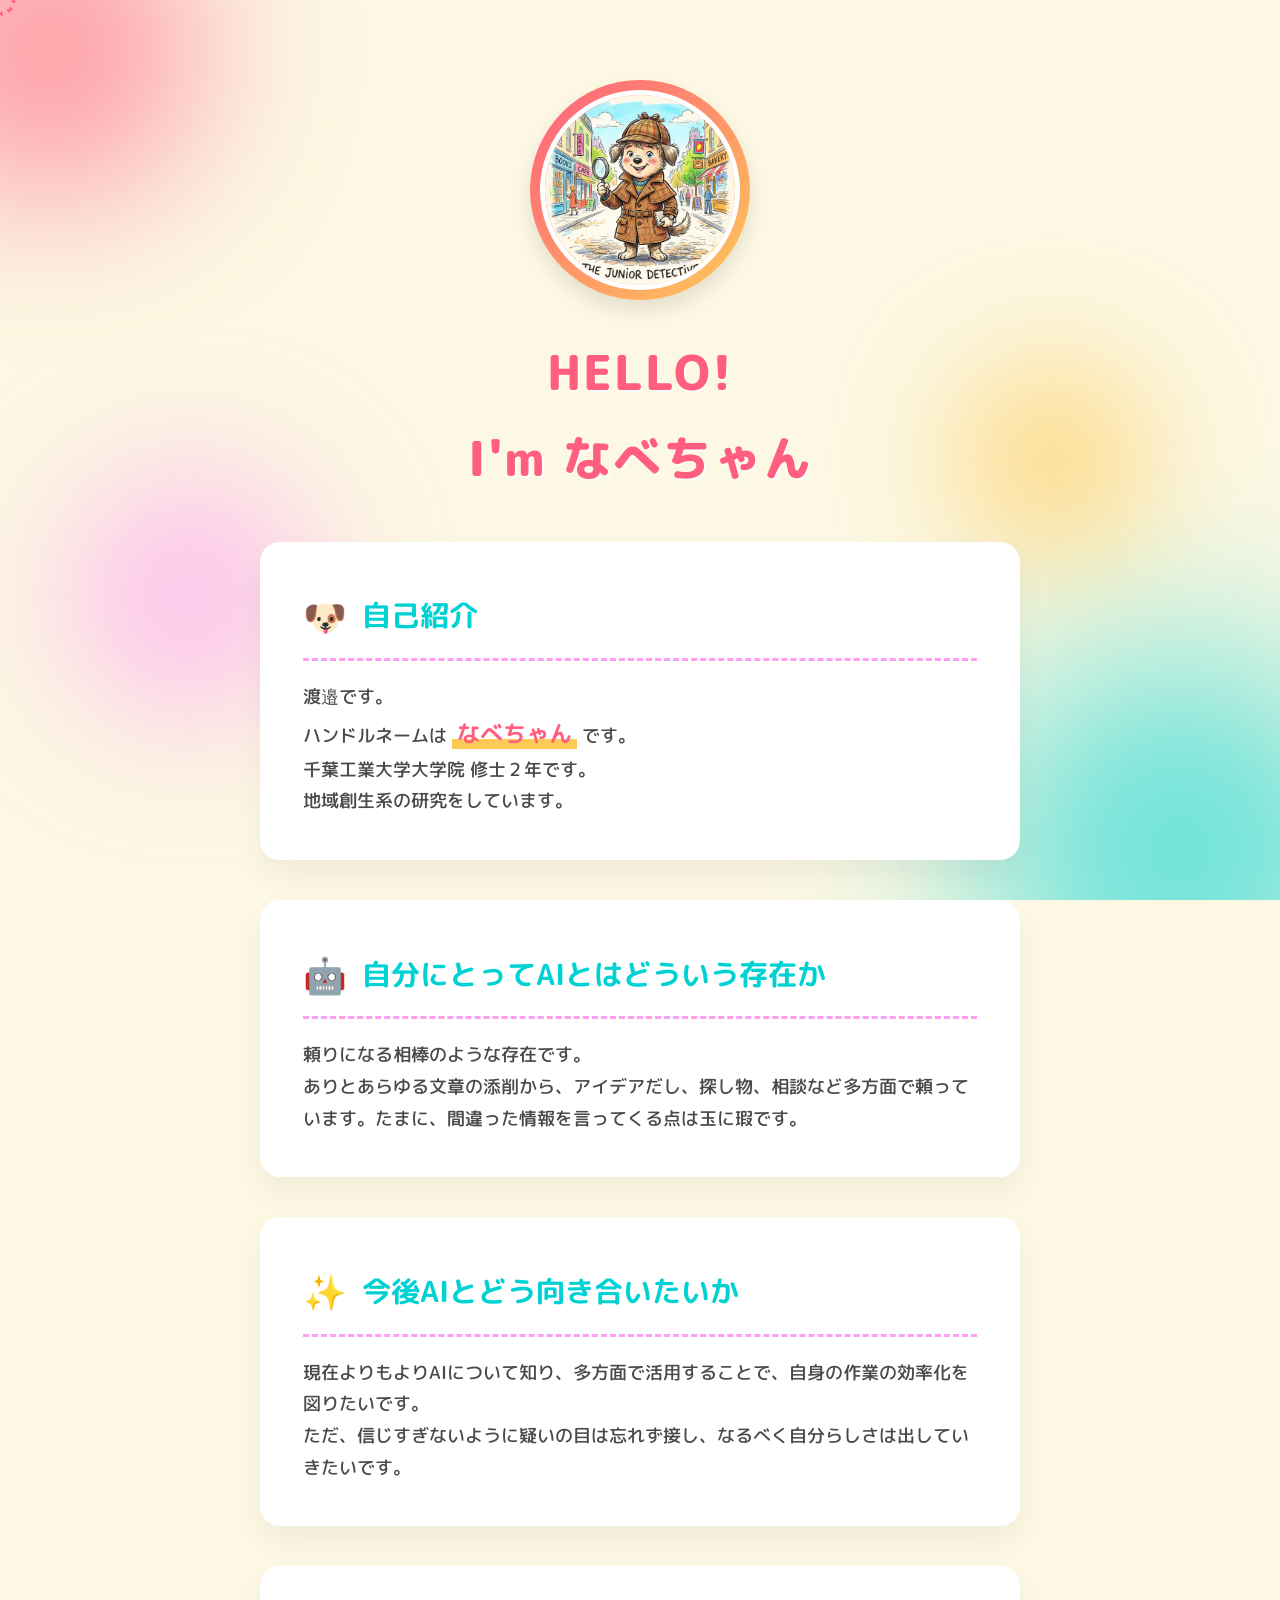
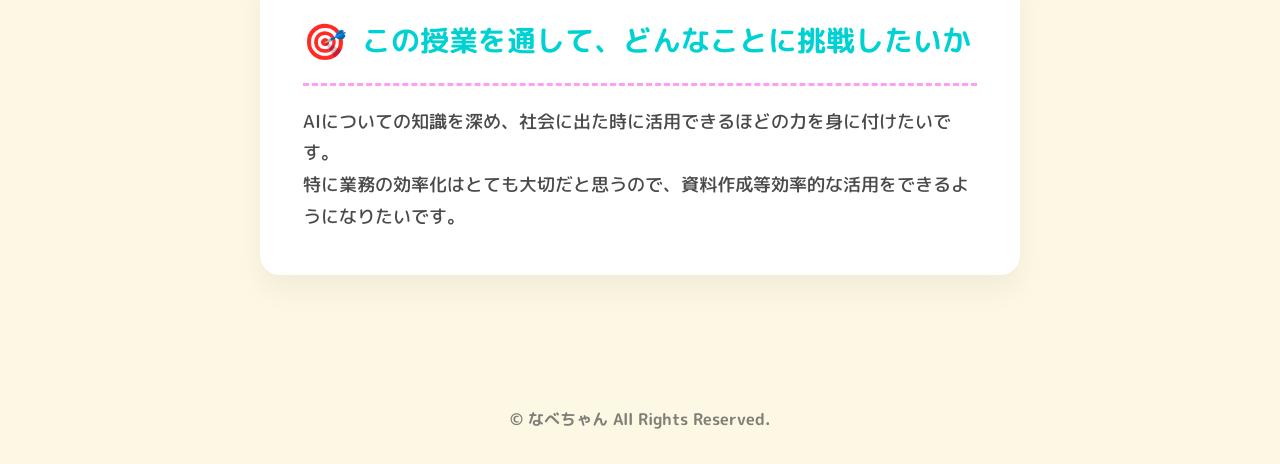
<file: index.html>
<!DOCTYPE html>
<html lang="ja">
<head>
    <meta charset="UTF-8">
    <meta name="viewport" content="width=device-width, initial-scale=1.0">
    <title>なべちゃんの自己紹介</title>
    <meta name="description" content="なべちゃんの自己紹介ページです。AIへの思いや今後の展望について記載しています。">
    <link rel="stylesheet" href="style.css">
    <link href="https://fonts.googleapis.com/css2?family=M+PLUS+Rounded+1c:wght@500;800&display=swap" rel="stylesheet">
</head>
<body>
    <div id="custom-cursor">
        <div class="cursor-bone-circle"></div>
    </div>

    <div class="background-decorations">
        <div class="circle circle1"></div>
        <div class="circle circle2"></div>
        <div class="circle circle3"></div>
        <div class="circle circle4"></div>
    </div>

    <header class="fade-in">
        <div class="profile-container">
            <img src="profile.png" alt="探偵風の人面犬子供のアバター" class="profile-img">
        </div>
        <h1>HELLO! <br>I'm なべちゃん</h1>
    </header>

    <main>
        <section class="fade-in card" id="intro">
            <h2><span class="icon">🐶</span> 自己紹介</h2>
            <div class="card-content">
                <p>渡邉です。<br>ハンドルネームは <strong class="highlight">なべちゃん</strong> です。<br>千葉工業大学大学院 修士２年です。<br>地域創生系の研究をしています。</p>
            </div>
        </section>

        <section class="fade-in card" id="ai-view">
            <h2><span class="icon">🤖</span> 自分にとってAIとはどういう存在か</h2>
            <div class="card-content">
                <p>頼りになる相棒のような存在です。<br>ありとあらゆる文章の添削から、アイデアだし、探し物、相談など多方面で頼っています。たまに、間違った情報を言ってくる点は玉に瑕です。</p>
            </div>
        </section>

        <section class="fade-in card" id="future-ai">
            <h2><span class="icon">✨</span> 今後AIとどう向き合いたいか</h2>
            <div class="card-content">
                <p>現在よりもよりAIについて知り、多方面で活用することで、自身の作業の効率化を図りたいです。<br>ただ、信じすぎないように疑いの目は忘れず接し、なるべく自分らしさは出していきたいです。</p>
            </div>
        </section>

        <section class="fade-in card" id="challenge">
            <h2><span class="icon">🎯</span> この授業を通して、どんなことに挑戦したいか</h2>
            <div class="card-content">
                <p>AIについての知識を深め、社会に出た時に活用できるほどの力を身に付けたいです。<br>特に業務の効率化はとても大切だと思うので、資料作成等効率的な活用をできるようになりたいです。</p>
            </div>
        </section>
    </main>

    <footer>
        <p>&copy; なべちゃん All Rights Reserved.</p>
    </footer>

    <script src="script.js"></script>
</body>
</html>
</file>
<file: style.css>
:root {
    /* Bright Tone Palette */
    --bg-color: #fcf8e3; /* Light yellow background */
    --text-color: #4a4a4a;
    --primary-color: #ff5e7e; /* Bright Pink */
    --secondary-color: #00d2d3; /* Bright Cyan */
    --accent-color: #feca57; /* Bright Yellow/Orange */
    --card-bg: #ffffff;
    --border-color: #ff9ff3; /* Light Pink */
}

* {
    margin: 0;
    padding: 0;
    box-sizing: border-box;
    cursor: none; /* Hide default cursor */
}

body {
    font-family: 'M PLUS Rounded 1c', sans-serif;
    background-color: var(--bg-color);
    color: var(--text-color);
    line-height: 1.8;
    overflow-x: hidden;
    position: relative;
}

/* Background Decorations */
.background-decorations {
    position: fixed;
    top: 0;
    left: 0;
    width: 100vw;
    height: 100vh;
    z-index: -1;
    overflow: hidden;
    pointer-events: none;
}

.circle {
    position: absolute;
    border-radius: 50%;
    opacity: 0.6;
}

.circle1 {
    width: 300px;
    height: 300px;
    background-color: var(--primary-color);
    top: -100px;
    left: -100px;
    filter: blur(80px);
}

.circle2 {
    width: 400px;
    height: 400px;
    background-color: var(--secondary-color);
    bottom: -150px;
    right: -100px;
    filter: blur(100px);
}

.circle3 {
    width: 200px;
    height: 200px;
    background-color: var(--accent-color);
    top: 40%;
    right: 10%;
    filter: blur(60px);
}

.circle4 {
    width: 250px;
    height: 250px;
    background-color: var(--border-color);
    bottom: 20%;
    left: 5%;
    filter: blur(70px);
}

/* Custom Cursor */
#custom-cursor {
    position: fixed;
    top: 0;
    left: 0;
    width: 1cm;
    height: 1cm;
    pointer-events: none;
    z-index: 9999;
    transform: translate(-50%, -50%);
    transition: transform 0.1s ease-out;
}

.cursor-bone-circle {
    width: 100%;
    height: 100%;
    /* URL-encoded SVG of a circle made of bones */
    background-image: url('data:image/svg+xml;utf8,<svg xmlns="http://www.w3.org/2000/svg" viewBox="0 0 100 100"><defs><path id="bone" d="M -10,-4 A 4,4 0 0,1 -6,-8 A 4,4 0 0,1 -2,-4 L 2,-4 A 4,4 0 0,1 6,-8 A 4,4 0 0,1 10,-4 A 4,4 0 0,1 6,0 A 4,4 0 0,1 10,4 A 4,4 0 0,1 6,8 A 4,4 0 0,1 2,4 L -2,4 A 4,4 0 0,1 -6,8 A 4,4 0 0,1 -10,4 A 4,4 0 0,1 -6,0 A 4,4 0 0,1 -10,-4 Z" /></defs><g fill="%23ff5e7e"><use href="%23bone" transform="translate(50, 15) scale(0.7) rotate(0)" /><use href="%23bone" transform="translate(75, 25) scale(0.7) rotate(45)" /><use href="%23bone" transform="translate(85, 50) scale(0.7) rotate(90)" /><use href="%23bone" transform="translate(75, 75) scale(0.7) rotate(135)" /><use href="%23bone" transform="translate(50, 85) scale(0.7) rotate(180)" /><use href="%23bone" transform="translate(25, 75) scale(0.7) rotate(225)" /><use href="%23bone" transform="translate(15, 50) scale(0.7) rotate(270)" /><use href="%23bone" transform="translate(25, 25) scale(0.7) rotate(315)" /></g></svg>');
    background-size: contain;
    background-repeat: no-repeat;
    animation: rotateCursor 8s linear infinite;
}

@keyframes rotateCursor {
    from { transform: rotate(0deg); }
    to { transform: rotate(360deg); }
}

/* Hover effect for links and buttons */
a:hover ~ #custom-cursor,
button:hover ~ #custom-cursor,
.card:hover ~ #custom-cursor {
    transform: translate(-50%, -50%) scale(1.5);
}

/* Layout */
header {
    text-align: center;
    padding: 80px 20px 40px;
}

.profile-container {
    display: inline-block;
    padding: 10px;
    background: linear-gradient(135deg, var(--primary-color), var(--accent-color));
    border-radius: 50%;
    margin-bottom: 20px;
    box-shadow: 0 10px 20px rgba(0,0,0,0.1);
    transition: transform 0.3s ease;
}

.profile-container:hover {
    transform: translateY(-10px) rotate(5deg);
}

.profile-img {
    width: 200px;
    height: 200px;
    border-radius: 50%;
    object-fit: cover;
    border: 5px solid white;
    display: block;
}

h1 {
    color: var(--primary-color);
    font-size: 3rem;
    font-weight: 800;
    text-shadow: 2px 2px 0px rgba(255, 255, 255, 0.8);
    letter-spacing: 2px;
}

main {
    max-width: 800px;
    margin: 0 auto;
    padding: 0 20px 60px;
}

/* Cards */
.card {
    background-color: var(--card-bg);
    border-radius: 20px;
    padding: 40px;
    margin-bottom: 40px;
    box-shadow: 0 15px 30px rgba(0,0,0,0.05);
    border: 3px solid transparent;
    transition: all 0.4s cubic-bezier(0.175, 0.885, 0.32, 1.275);
    position: relative;
    z-index: 10;
}

.card:hover {
    transform: translateY(-10px);
    border-color: var(--secondary-color);
    box-shadow: 0 20px 40px rgba(0,210,211,0.15);
}

.card::before {
    content: '';
    position: absolute;
    top: -10px;
    left: -10px;
    width: 40px;
    height: 40px;
    background-color: var(--accent-color);
    border-radius: 50%;
    z-index: -1;
    opacity: 0;
    transition: all 0.3s ease;
}

.card:hover::before {
    opacity: 1;
    transform: scale(1.5);
}

h2 {
    color: var(--secondary-color);
    font-size: 1.8rem;
    margin-bottom: 20px;
    display: flex;
    align-items: center;
    border-bottom: 3px dashed var(--border-color);
    padding-bottom: 10px;
}

.icon {
    font-size: 2.2rem;
    margin-right: 15px;
}

.card-content p {
    font-size: 1.1rem;
    font-weight: 500;
}

.highlight {
    color: var(--primary-color);
    font-size: 1.3em;
    background: linear-gradient(transparent 70%, var(--accent-color) 70%);
    padding: 0 5px;
}

/* Scroll Animation */
.fade-in {
    opacity: 0;
    transform: translateY(50px);
    transition: opacity 0.8s ease-out, transform 0.8s cubic-bezier(0.175, 0.885, 0.32, 1.275);
}

.fade-in.appear {
    opacity: 1;
    transform: translateY(0);
}

footer {
    text-align: center;
    padding: 30px;
    color: var(--text-color);
    font-weight: bold;
    opacity: 0.7;
}

/* Responsive */
@media (max-width: 768px) {
    h1 {
        font-size: 2.2rem;
    }
    
    .profile-img {
        width: 150px;
        height: 150px;
    }

    .card {
        padding: 25px;
    }
    
    h2 {
        font-size: 1.5rem;
    }
    
    .icon {
        font-size: 1.8rem;
    }
}
</file>
